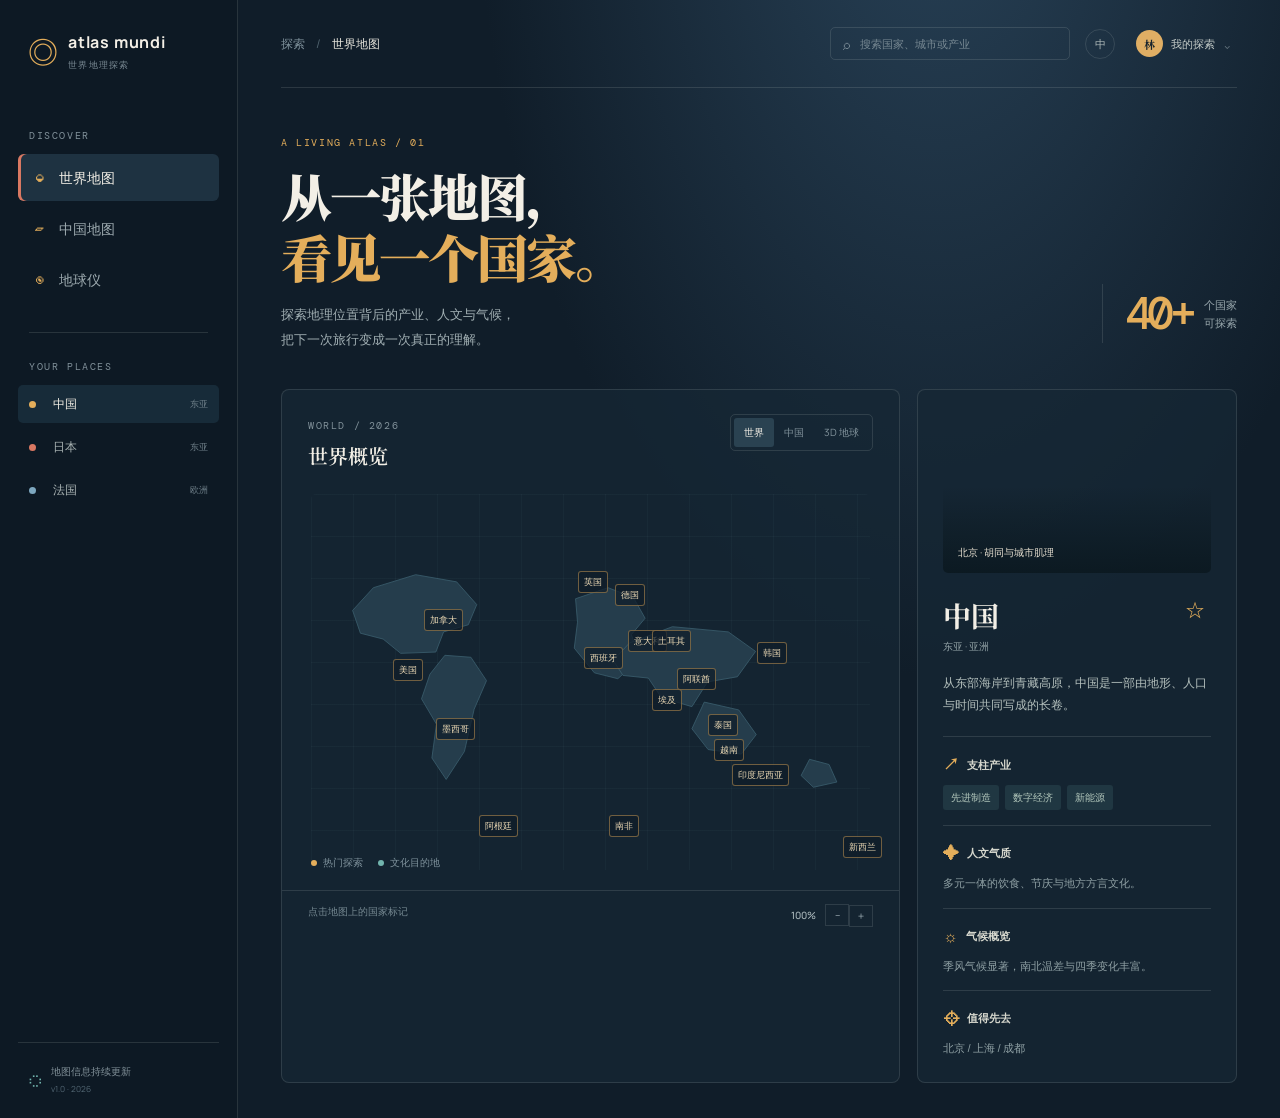
<file: atlas-mundi/index.html>
<!doctype html>
<html lang="zh-CN">
<head>
  <meta charset="UTF-8" />
  <meta name="viewport" content="width=device-width, initial-scale=1.0" />
  <title>Atlas Mundi · 世界地理探索</title>
  <link rel="preconnect" href="https://fonts.googleapis.com"><link rel="preconnect" href="https://fonts.gstatic.com" crossorigin>
  <link href="https://fonts.googleapis.com/css2?family=DM+Mono:wght@400;500&family=Manrope:wght@400;500;600;700;800&family=Noto+Serif+SC:wght@600;700;900&display=swap" rel="stylesheet">
  <link rel="stylesheet" href="styles.css" />
</head>
<body>
  <div class="app-shell">
    <aside class="sidebar">
      <div class="brand"><span class="brand-glyph">◎</span><div><strong>atlas mundi</strong><small>世界地理探索</small></div></div>
      <div class="side-caption">DISCOVER</div>
      <nav><button class="nav-link active" data-view="world"><span>◒</span>世界地图</button><button class="nav-link" data-view="china"><span>▱</span>中国地图</button><button class="nav-link" data-view="globe"><span>◉</span>地球仪</button></nav>
      <div class="side-rule"></div><div class="side-caption">YOUR PLACES</div>
      <div class="saved-list"><button class="saved-place active-place" data-country="China"><span class="place-dot amber"></span><span>中国</span><small>东亚</small></button><button class="saved-place" data-country="Japan"><span class="place-dot coral"></span><span>日本</span><small>东亚</small></button><button class="saved-place" data-country="France"><span class="place-dot blue"></span><span>法国</span><small>欧洲</small></button></div>
      <div class="sidebar-foot"><span class="tiny-globe">◌</span><p>地图信息持续更新<br><small>v1.0 · 2026</small></p></div>
    </aside>
    <main class="main">
      <header class="topbar"><div class="crumb"><span>探索</span><i>/</i><strong id="viewName">世界地图</strong></div><div class="top-actions"><label class="search"><span>⌕</span><input id="searchInput" placeholder="搜索国家、城市或产业" /></label><button class="round-icon" title="语言">中</button><button class="user-pill"><span>林</span>我的探索 <b>⌄</b></button></div></header>

      <section class="view active" id="worldView">
        <div class="hero-heading"><div><p class="eyebrow">A LIVING ATLAS / 01</p><h1>从一张地图，<br><em>看见一个国家。</em></h1><p class="subhead">探索地理位置背后的产业、人文与气候，<br>把下一次旅行变成一次真正的理解。</p></div><div class="hero-stat"><strong>196</strong><span>个国家<br>可探索</span></div></div>
        <div class="world-layout">
          <section class="map-card"><div class="map-toolbar"><div><span class="map-kicker">WORLD / 2026</span><h2>世界概览</h2></div><div class="map-controls"><button class="map-control active" data-map="world">世界</button><button class="map-control" data-map="china">中国</button><button class="map-control" data-map="globe">3D 地球</button></div></div><div class="map-canvas" id="worldMap"><div class="map-grid"></div><svg viewBox="0 0 900 470" aria-label="世界地图示意图"><path class="continent" d="M84 128l32-35 65-20 63 11 31 35-13 31-38 11-12 31-54 2-27-22-35-9z"/><path class="continent" d="M226 197l40 3 24 36-19 44-15 65-28 43-22-33 7-52-23-39 13-38z"/><path class="continent" d="M427 110l50-17 39 15 18 32-21 25 12 39-33 29-36-9-31-38 5-40z"/><path class="continent" d="M510 178l66-25 86 8 42 30-28 39-46 8-24 38-47-14-20-30-39-4-15-23z"/><path class="continent" d="M625 269l53 12 27 38-23 30-51-7-25-32z"/><path class="continent" d="M787 357l30 8 12 27-36 8-19-18z"/><g class="country-pins"><button class="map-pin pin-china" data-country="China"><circle cx="624" cy="213" r="8"/><text x="638" y="217">中国</text></button><button class="map-pin pin-japan" data-country="Japan"><circle cx="692" cy="237" r="7"/><text x="705" y="241">日本</text></button><button class="map-pin pin-france" data-country="France"><circle cx="471" cy="153" r="7"/><text x="484" y="157">法国</text></button><button class="map-pin pin-india" data-country="India"><circle cx="570" cy="276" r="7"/><text x="582" y="280">印度</text></button><button class="map-pin pin-australia" data-country="Australia"><circle cx="759" cy="356" r="7"/><text x="771" y="360">澳大利亚</text></button><button class="map-pin pin-brazil" data-country="Brazil"><circle cx="300" cy="291" r="7"/><text x="312" y="295">巴西</text></button></g></svg><div class="map-legend"><span><i class="legend-dot warm"></i>热门探索</span><span><i class="legend-dot cool"></i>文化目的地</span></div></div><div class="map-footer"><span>点击地图上的国家标记</span><span><b id="mapZoom">100%</b> <button id="zoomOut">−</button><button id="zoomIn">＋</button></span></div></section>
          <aside class="detail-card" id="detailCard"></aside>
        </div>
      </section>

      <section class="view" id="chinaView"><div class="section-heading"><p class="eyebrow">CHINA / 34 PROVINCES</p><h1>中国，<em>从地理读懂生活。</em></h1><p>点击省份，查看当地的支柱产业、人文气质与四季气候。</p></div><div class="china-layout"><section class="china-map-card map-card"><div class="map-toolbar"><div><span class="map-kicker">PROVINCES</span><h2>中国省域</h2></div><span class="map-note">已标记 8 个目的地</span></div><div class="china-map" id="chinaMap"><div class="china-shape"></div><button class="province p-bj" data-country="Beijing">北京</button><button class="province p-sh" data-country="Shanghai">上海</button><button class="province p-gd" data-country="Guangdong">广东</button><button class="province p-sc" data-country="Sichuan">四川</button><button class="province p-xj" data-country="Xinjiang">新疆</button><button class="province p-yun" data-country="Yunnan">云南</button><button class="province p-zj" data-country="Zhejiang">浙江</button><div class="china-compass">N</div></div><div class="map-footer"><span>选择一个省份查看档案</span><span class="map-note">数据按省级行政区展示</span></div></section><aside class="detail-card" id="chinaDetail"></aside></div></section>

      <section class="view" id="globeView"><div class="section-heading"><p class="eyebrow">ORBIT / INTERACTIVE GLOBE</p><h1>把世界，转到眼前。</h1><p>拖动经纬线，点击地球上的目的地。</p></div><div class="globe-layout"><section class="globe-stage"><div class="globe"><div class="globe-land land-asia"></div><div class="globe-land land-europe"></div><div class="globe-land land-america"></div><div class="globe-pin gp-china" data-country="China">●</div><div class="globe-pin gp-france" data-country="France">●</div><div class="globe-pin gp-japan" data-country="Japan">●</div></div><div class="globe-shadow"></div><div class="orbit-line orbit-one"></div><div class="orbit-line orbit-two"></div><span class="globe-label">N 35° 41′ · E 139° 41′</span></section><aside class="detail-card" id="globeDetail"></aside></div></section>
    </main>
  </div>
  <div class="toast" id="toast"></div><script src="app.js"></script>
</body></html>
</file>
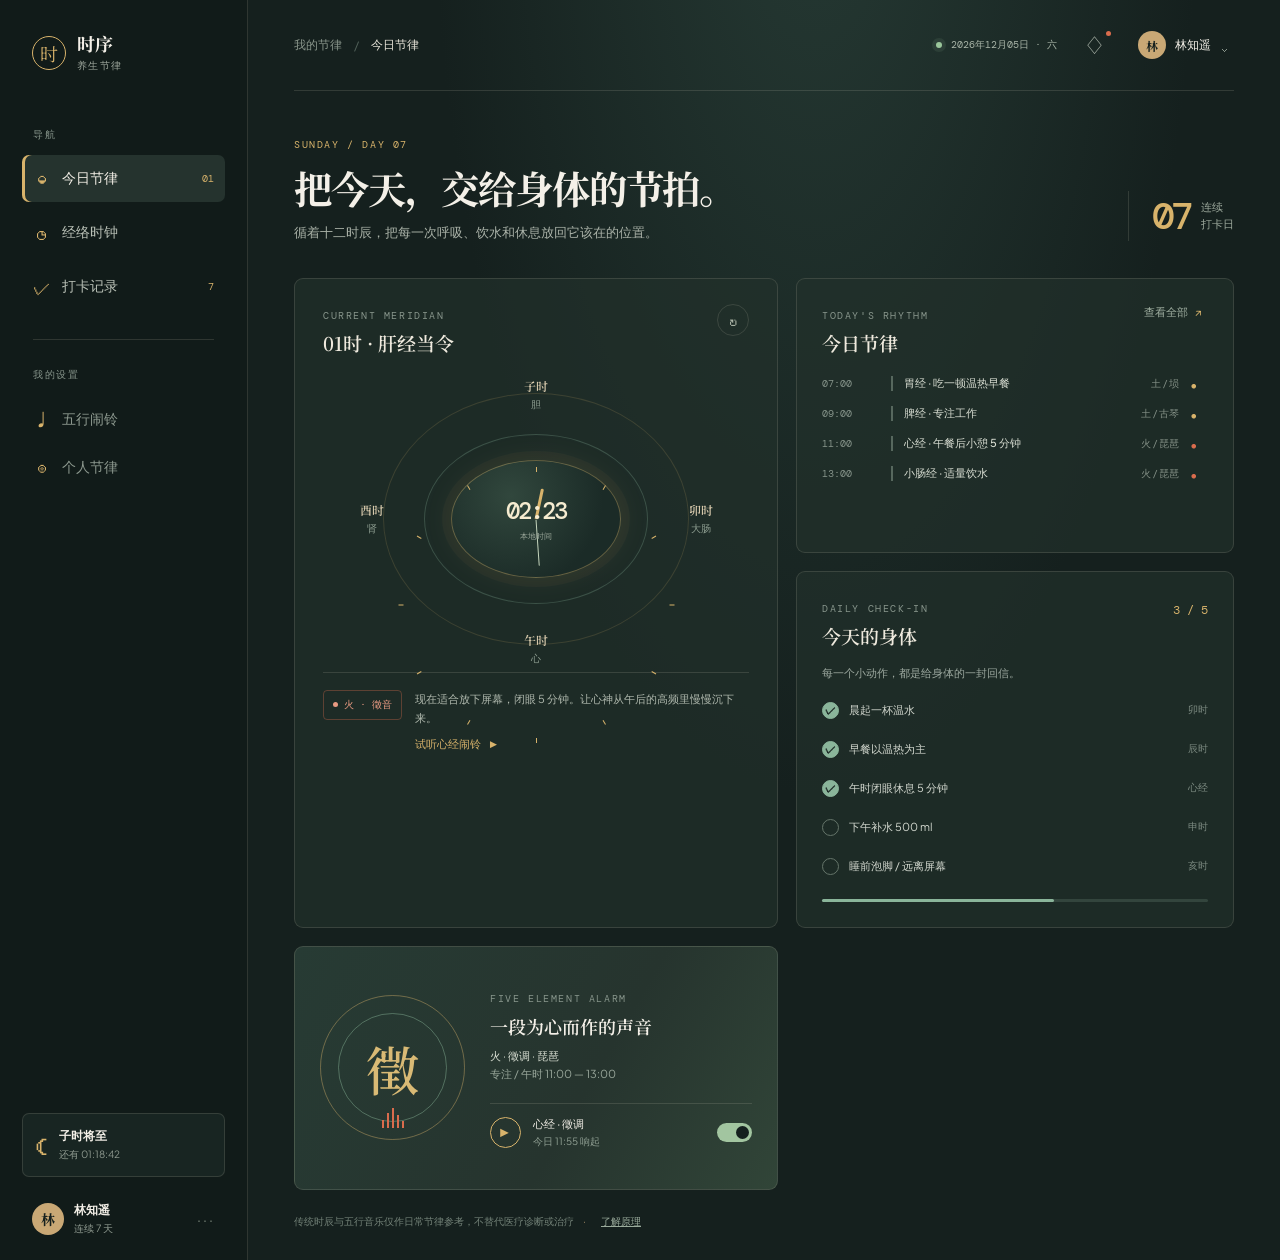
<file: shi-xu-yang-sheng/index.html>
<!doctype html>
<html lang="zh-CN">
<head>
  <meta charset="UTF-8" />
  <meta name="viewport" content="width=device-width, initial-scale=1.0" />
  <meta name="theme-color" content="#15201e" />
  <title>时序养生 · Meridian Rhythm</title>
  <link rel="preconnect" href="https://fonts.googleapis.com">
  <link rel="preconnect" href="https://fonts.gstatic.com" crossorigin>
  <link href="https://fonts.googleapis.com/css2?family=DM+Mono:wght@400;500&family=Noto+Serif+SC:wght@500;600;700;900&family=Plus+Jakarta+Sans:wght@400;500;600;700&display=swap" rel="stylesheet">
  <link rel="stylesheet" href="styles.css" />
</head>
<body>
  <div class="app-shell">
    <aside class="sidebar">
      <div class="brand-mark"><span>时</span><div><strong>时序</strong><small>养生节律</small></div></div>
      <div class="sidebar-label">导航</div>
      <nav class="main-nav" aria-label="主导航">
        <button class="nav-item active" data-view="today"><span class="nav-icon">◒</span><span>今日节律</span><b>01</b></button>
        <button class="nav-item" data-view="clock"><span class="nav-icon">◷</span><span>经络时钟</span></button>
        <button class="nav-item" data-view="checkins"><span class="nav-icon">✓</span><span>打卡记录</span><b>7</b></button>
      </nav>
      <div class="sidebar-rule"></div>
      <div class="sidebar-label">我的设置</div>
      <button class="nav-item muted" data-view="alarms"><span class="nav-icon">♩</span><span>五行闹铃</span></button>
      <button class="nav-item muted" data-view="profile"><span class="nav-icon">⌾</span><span>个人节律</span></button>
      <div class="sidebar-bottom">
        <div class="moon-note"><span class="moon">☾</span><div><strong>子时将至</strong><small>还有 01:18:42</small></div></div>
        <div class="mini-user"><span class="avatar">林</span><div><strong>林知遥</strong><small>连续 7 天</small></div><span class="dots">···</span></div>
      </div>
    </aside>

    <main class="main-content">
      <header class="topbar">
        <div class="breadcrumb"><span>我的节律</span><i>/</i><strong id="pageTitle">今日节律</strong></div>
        <div class="top-actions"><span class="date-chip"><span class="live-dot"></span><span id="todayDate">2026年10月04日 · 周日</span></span><button class="icon-btn" title="通知">♢<em></em></button><button class="profile-btn"><span class="avatar small">林</span><span>林知遥</span><span class="chevron">⌄</span></button></div>
      </header>

      <section id="view-today" class="view active-view">
        <div class="welcome-row"><div><p class="eyebrow">SUNDAY / DAY 07</p><h1>把今天，交给身体的节拍。</h1><p class="lede">循着十二时辰，把每一次呼吸、饮水和休息放回它该在的位置。</p></div><div class="streak-badge"><span class="streak-number">07</span><span>连续<br>打卡日</span></div></div>
        <div class="dashboard-grid">
          <section class="clock-card panel">
            <div class="panel-head"><div><span class="section-kicker">CURRENT MERIDIAN</span><h2 id="currentTitle">午时 · 心经当令</h2></div><button class="round-action" id="rotateClock" title="转动时辰盘">↻</button></div>
            <div class="clock-stage"><div class="clock-orbit orbit-outer"></div><div class="clock-orbit orbit-inner"></div><div class="clock-face" id="clockFace"><div class="clock-center"><span id="clockTime">11:42</span><small>本地时间</small></div><div class="clock-hand hour"></div><div class="clock-hand minute"></div><div class="clock-tick tick-1"></div><div class="clock-tick tick-2"></div><div class="clock-tick tick-3"></div><div class="clock-tick tick-4"></div><div class="clock-tick tick-5"></div><div class="clock-tick tick-6"></div><div class="clock-tick tick-7"></div><div class="clock-tick tick-8"></div><div class="clock-tick tick-9"></div><div class="clock-tick tick-10"></div><div class="clock-tick tick-11"></div><div class="clock-tick tick-12"></div></div><div class="orbit-label label-top">子时<br><small>胆</small></div><div class="orbit-label label-right">卯时<br><small>大肠</small></div><div class="orbit-label label-bottom">午时<br><small>心</small></div><div class="orbit-label label-left">酉时<br><small>肾</small></div></div>
            <div class="current-insight"><div class="element-chip fire"><span class="element-dot"></span>火 · 徵音</div><p>现在适合放下屏幕，闭眼 5 分钟。让心神从午后的高频里慢慢沉下来。</p><button class="text-btn" id="playCurrent">试听心经闹铃 <span>▶</span></button></div>
          </section>
          <section class="schedule-card panel"><div class="panel-head"><div><span class="section-kicker">TODAY'S RHYTHM</span><h2>今日节律</h2></div><button class="more-btn" id="viewAll">查看全部 <span>↗</span></button></div><div class="timeline" id="timeline"></div></section>
          <section class="checkin-card panel"><div class="panel-head"><div><span class="section-kicker">DAILY CHECK-IN</span><h2>今天的身体</h2></div><span class="completion" id="completion">3 / 5</span></div><p class="checkin-intro">每一个小动作，都是给身体的一封回信。</p><div class="checkin-list" id="checkinList"></div><div class="progress-track"><span id="progressBar"></span></div></section>
          <section class="sound-card panel"><div class="sound-art"><div class="sound-ring ring-a"></div><div class="sound-ring ring-b"></div><div class="sound-note">徵</div><div class="sound-waves"><i></i><i></i><i></i><i></i><i></i></div></div><div class="sound-copy"><span class="section-kicker">FIVE ELEMENT ALARM</span><h2>一段为心而作的声音</h2><p>火 · 徵调 · 琵琶<br><span>专注 / 午时 11:00 — 13:00</span></p><div class="sound-controls"><button class="play-btn" id="playHeart" aria-label="播放心经闹铃">▶</button><div class="sound-meta"><strong id="soundStatus">心经 · 徵调</strong><small>今日 11:55 响起</small></div><label class="switch"><input type="checkbox" checked id="alarmToggle"><span></span></label></div></div></section>
        </div>
        <footer class="disclaimer">传统时辰与五行音乐仅作日常节律参考，不替代医疗诊断或治疗 <span>·</span> <button id="openInfo">了解原理</button></footer>
      </section>

      <section id="view-clock" class="view"><div class="page-heading"><span class="section-kicker">TWELVE MERIDIANS</span><h1>经络时钟</h1><p>把一天切成十二个呼吸的段落，找到身体此刻的指针。</p></div><div class="full-clock-panel panel"><div class="large-clock" id="largeClock"><div class="large-clock-core"><span>12</span><small>时辰轮转</small></div><div class="large-clock-hand"></div></div><div class="meridian-list" id="meridianList"></div></div></section>
      <section id="view-checkins" class="view"><div class="page-heading"><span class="section-kicker">YOUR PRACTICE</span><h1>打卡记录</h1><p>连续而轻盈地照顾自己，今天也算数。</p></div><div class="stats-row"><div class="stat panel"><span>本周完成</span><strong>24 <small>/ 35</small></strong><i>↗ 12%</i></div><div class="stat panel"><span>最长连续</span><strong>14 <small>天</small></strong><i>个人最佳</i></div><div class="stat panel"><span>本月音频</span><strong>86 <small>分钟</small></strong><i>徵调最多</i></div></div><div class="history-panel panel"><div class="panel-head"><div><span class="section-kicker">OCTOBER 2026</span><h2>十月节律</h2></div><div class="legend"><span class="legend-dot done"></span>已完成 <span class="legend-dot partial"></span>部分完成</div></div><div class="calendar-grid" id="calendarGrid"></div></div></section>
      <section id="view-alarms" class="view"><div class="page-heading"><span class="section-kicker">SOUND LIBRARY</span><h1>五行闹铃</h1><p>每个时辰，都有一件适合叫醒你的乐器。</p></div><div class="alarm-grid" id="alarmGrid"></div></section>
      <section id="view-profile" class="view"><div class="page-heading"><span class="section-kicker">YOUR RHYTHM</span><h1>个人节律</h1><p>告诉我们你想如何被温柔提醒。</p></div><div class="profile-panel panel"><div class="profile-hero"><span class="avatar large">林</span><div><h2>林知遥</h2><p>已陪伴身体 7 天</p></div><button class="outline-btn">编辑资料</button></div><div class="preference-row"><div><strong>夜间静默</strong><span>22:30 后只保留振动提醒</span></div><label class="switch"><input type="checkbox" checked><span></span></label></div><div class="preference-row"><div><strong>五行音乐</strong><span>按当令经络自动推荐声音</span></div><label class="switch"><input type="checkbox" checked><span></span></label></div></div></section>
    </main>
  </div>
  <div class="toast" id="toast">已记录这一刻</div>
  <div class="modal-backdrop" id="infoModal"><div class="info-modal"><button class="modal-close" id="closeInfo">×</button><span class="section-kicker">WHY IT WORKS</span><h2>让提醒有一点文化，也有一点陪伴。</h2><p>页面把传统十二时辰、五行与器乐音色做成可操作的日常提示。每个音色都是用浏览器合成的短乐句，方便试听和切换，不需要上传个人健康数据。</p><div class="info-rule"></div><small>请把它当作生活节律工具，而不是医疗建议。</small></div></div>
  <script src="app.js"></script>
</body>
</html>
</file>
<file: atlas-mundi/styles.css>
:root{--navy:#101d29;--navy2:#172839;--ink:#18242d;--paper:#f3efe6;--muted:#8d9ca3;--line:rgba(225,231,221,.13);--amber:#e4ae5b;--coral:#d97862;--teal:#72b5ae;--blue:#7da7bf;--sans:'Manrope','Noto Sans SC',sans-serif;--serif:'Noto Serif SC',serif;--mono:'DM Mono',monospace}*{box-sizing:border-box}body{margin:0;background:var(--navy);color:var(--paper);font-family:var(--sans);font-size:14px}button,input{font:inherit;color:inherit}button{border:0;background:none;cursor:pointer}button:focus-visible,input:focus-visible{outline:2px solid var(--amber);outline-offset:3px}.app-shell{min-height:100vh;display:flex}.sidebar{width:238px;flex:none;border-right:1px solid var(--line);background:#0d1924;padding:31px 18px 20px;display:flex;flex-direction:column}.brand{display:flex;align-items:center;gap:10px;margin:0 10px 57px}.brand-glyph{color:var(--amber);font-size:30px;line-height:1}.brand strong{font-size:16px;letter-spacing:.05em;display:block}.brand small{font-size:9px;color:#798993;letter-spacing:.14em}.side-caption,.eyebrow,.map-kicker{font:10px var(--mono);letter-spacing:.16em;color:#81919a}.side-caption{margin:0 11px 12px}nav{display:grid;gap:4px}.nav-link{padding:12px 12px;border-radius:6px;text-align:left;color:#9eabb0;display:flex;align-items:center;gap:11px;transition:.2s}.nav-link span{color:var(--amber);width:18px;text-align:center;font-size:17px}.nav-link.active,.nav-link:hover{background:#1e3241;color:var(--paper)}.nav-link.active{box-shadow:inset 3px 0 var(--coral)}.side-rule{height:1px;background:var(--line);margin:29px 11px 27px}.saved-list{display:grid;gap:5px}.saved-place{display:grid;grid-template-columns:15px 1fr auto;gap:9px;align-items:center;text-align:left;padding:10px 11px;border-radius:5px;color:#a9b3b3;font-size:12px}.saved-place:hover,.saved-place.active-place{background:#172b39;color:#f2eee4}.saved-place small{color:#70808a;font-size:9px}.place-dot{width:7px;height:7px;border-radius:50%;display:block}.amber{background:var(--amber)}.coral{background:var(--coral)}.blue{background:var(--blue)}.sidebar-foot{margin-top:auto;display:flex;gap:10px;align-items:center;color:#819098;border-top:1px solid var(--line);padding:19px 10px 0}.tiny-globe{font-size:26px;color:var(--teal)}.sidebar-foot p{font-size:10px;line-height:1.7;margin:0}.sidebar-foot small{color:#536774}.main{min-width:0;flex:1;background:radial-gradient(ellipse at 67% -18%,#294359 0,#101d29 47%);padding:0 43px 35px}.topbar{height:88px;border-bottom:1px solid var(--line);display:flex;align-items:center;justify-content:space-between}.crumb{display:flex;gap:11px;align-items:center;color:#7f919b;font-size:12px}.crumb i{font-style:normal;color:#50636f}.crumb strong{font-weight:500;color:#e8e6dd}.top-actions{display:flex;align-items:center;gap:15px}.search{height:33px;width:240px;display:flex;align-items:center;gap:8px;padding:0 12px;border:1px solid var(--line);border-radius:5px;color:#7c8e98}.search input{background:none;border:0;outline:0;width:100%;font-size:11px}.search input::placeholder{color:#778892}.round-icon{width:30px;height:30px;border:1px solid var(--line);border-radius:50%;font-size:11px;color:#aeb9b8}.user-pill{display:flex;align-items:center;gap:8px;font-size:11px;color:#c7ceca}.user-pill span{display:grid;place-items:center;width:27px;height:27px;background:#e0ae64;color:var(--ink);border-radius:50%;font-family:var(--serif);font-weight:700}.user-pill b{font-size:15px;color:#71818a;font-weight:400}.view{display:none;padding-top:48px;animation:rise .35s ease}.view.active{display:block}@keyframes rise{from{opacity:0;transform:translateY(8px)}to{opacity:1;transform:none}}.hero-heading{display:flex;align-items:end;justify-content:space-between;margin-bottom:38px}.eyebrow{color:var(--amber);margin:0 0 16px}.hero-heading h1,.section-heading h1{font:900 clamp(34px,4vw,57px) var(--serif);line-height:1.2;letter-spacing:-.04em;margin:0 0 14px}.hero-heading h1 em,.section-heading h1 em{font-style:normal;color:var(--amber)}.subhead,.section-heading p{font-size:13px;line-height:1.9;color:#a1afb3;margin:0}.hero-stat{display:flex;gap:12px;align-items:center;border-left:1px solid var(--line);padding-left:22px;margin-bottom:8px;color:#9aa9ae;font-size:11px;line-height:1.6}.hero-stat strong{font:500 45px var(--mono);color:var(--amber);letter-spacing:-.1em}.world-layout,.china-layout,.globe-layout{display:grid;grid-template-columns:minmax(0,1.45fr) minmax(320px,.55fr);gap:17px}.map-card,.detail-card,.globe-stage{background:rgba(22,40,53,.74);border:1px solid var(--line);border-radius:8px}.map-card{overflow:hidden}.map-toolbar{display:flex;align-items:start;justify-content:space-between;padding:24px 26px 0}.map-toolbar h2{font:600 20px var(--serif);margin:8px 0 0}.map-controls{display:flex;border:1px solid var(--line);border-radius:5px;padding:3px}.map-control{padding:7px 10px;font-size:10px;color:#81929b;border-radius:3px}.map-control.active,.map-control:hover{color:var(--paper);background:#2a4251}.map-canvas{height:420px;position:relative;padding:10px 16px}.map-grid{position:absolute;inset:24px 29px 20px;background:linear-gradient(rgba(123,161,171,.05) 1px,transparent 1px),linear-gradient(90deg,rgba(123,161,171,.05) 1px,transparent 1px);background-size:42px 42px;border-radius:5px}.map-canvas svg{width:100%;height:100%;position:relative;z-index:1}.continent{fill:#253d4c;stroke:#3d6171;stroke-width:1.2}.map-pin{position:absolute;z-index:3;color:var(--amber);font:10px var(--sans);padding:0;text-align:left;white-space:nowrap}.map-pin circle{fill:var(--amber);stroke:#f7d59d;stroke-width:2}.map-pin text{fill:#d7e0db}.pin-china{left:69%;top:45%}.pin-japan{left:78%;top:51%}.pin-france{left:51%;top:29%}.pin-india{left:63%;top:59%}.pin-australia{left:84%;top:78%}.pin-brazil{left:34%;top:63%}.map-pin:hover circle{fill:var(--coral);stroke:#fff}.map-legend{position:absolute;left:29px;bottom:20px;display:flex;gap:15px;color:#7f929c;font-size:10px}.legend-dot{display:inline-block;width:6px;height:6px;border-radius:50%;margin-right:6px}.legend-dot.warm{background:var(--amber)}.legend-dot.cool{background:var(--teal)}.map-footer{border-top:1px solid var(--line);padding:13px 26px;display:flex;justify-content:space-between;color:#758891;font-size:10px}.map-footer b{color:#aebbbe;font-weight:500;margin-right:7px}.map-footer button{border:1px solid var(--line);width:24px;height:22px;color:#a5b5bb}.detail-card{padding:25px;min-height:560px}.detail-image{height:158px;border-radius:5px;background-position:center;background-size:cover;position:relative;overflow:hidden;margin-bottom:22px}.detail-image:after{content:'';position:absolute;inset:0;background:linear-gradient(180deg,transparent 45%,rgba(10,23,30,.82))}..detail-image .image-label{position:absolute;z-index:1;bottom:13px;left:15px;font-size:10px;color:#e7e0d1}.detail-top{display:flex;justify-content:space-between;align-items:start}.detail-top h2{font:700 28px var(--serif);margin:0 0 4px}.detail-top p{font-size:10px;color:#90a0a4;margin:0}.bookmark{font-size:20px;color:var(--amber)}.detail-intro{font-size:12px;line-height:1.8;color:#b4c0bd;margin:18px 0 21px}.info-block{border-top:1px solid var(--line);padding:16px 0 15px}.info-block:last-child{padding-bottom:0}.info-title{display:flex;align-items:center;gap:8px;color:#d7d8ce;font-size:11px;font-weight:600;margin-bottom:9px}.info-title span{color:var(--amber);font-size:16px}.info-block p{font-size:11px;line-height:1.75;color:#8fa0a4;margin:0}.tag-list{display:flex;flex-wrap:wrap;gap:6px}.tag{font-size:10px;color:#b3c8bc;background:rgba(114,181,174,.13);padding:5px 8px;border-radius:3px}.section-heading{margin-bottom:34px}.section-heading p:last-child{max-width:420px}.china-map-card{min-height:550px}.map-note{font-size:10px;color:#788c94}.china-map{position:relative;height:430px;margin:8px 25px 0;background:radial-gradient(ellipse at 40% 47%,rgba(103,158,158,.16),transparent 65%);overflow:hidden}.china-shape{position:absolute;left:14%;top:9%;width:68%;height:78%;background:#2a4a56;clip-path:polygon(6% 32%,19% 18%,35% 19%,50% 7%,65% 15%,79% 21%,91% 39%,84% 49%,92% 62%,78% 67%,73% 83%,57% 73%,42% 91%,33% 73%,18% 76%,21% 57%,7% 50%);border:1px solid #54818a}.province{position:absolute;color:#f3dbc0;background:#ca795d;border-radius:3px;padding:6px 9px;font-size:10px;box-shadow:0 4px 10px rgba(0,0,0,.22);transition:.2s}.province:hover{background:var(--amber);color:var(--ink);transform:translateY(-2px)}.p-bj{left:63%;top:31%}.p-sh{left:77%;top:55%}.p-gd{left:66%;top:72%}.p-sc{left:47%;top:60%}.p-xj{left:24%;top:35%}.p-yun{left:39%;top:74%}.p-zj{left:73%;top:62%}.china-compass{position:absolute;right:8px;bottom:17px;color:#8ca0a1;font:14px var(--mono);border:1px solid var(--line);width:28px;height:28px;display:grid;place-items:center;border-radius:50%}.globe-layout{grid-template-columns:minmax(500px,1fr) minmax(320px,.65fr)}.globe-stage{min-height:610px;position:relative;display:grid;place-items:center;overflow:hidden;background:radial-gradient(circle at 50% 45%,#254d60,#142b3a 56%,#101d29)}.globe{width:min(420px,65%);aspect-ratio:1;border-radius:50%;background:linear-gradient(100deg,#1e4e61,#5da6a1 52%,#183a4f);box-shadow:inset -35px -20px 60px rgba(0,0,0,.5),0 0 0 1px rgba(133,193,188,.35),0 0 60px rgba(91,172,170,.22);position:relative;overflow:hidden}.globe:before,.globe:after{content:'';position:absolute;inset:-5% 18%;border:1px solid rgba(191,226,215,.25);border-radius:50%;transform:rotate(20deg)}.globe:after{inset:12% -4%;transform:rotate(-14deg)}.globe-land{position:absolute;background:#d1a95e;opacity:.9;filter:saturate(.8)}.land-asia{width:48%;height:32%;right:11%;top:24%;clip-path:polygon(0 22%,18% 2%,39% 18%,58% 6%,80% 26%,100% 35%,86% 55%,61% 50%,55% 80%,32% 69%,19% 89%,9% 59%)}.land-europe{width:23%;height:18%;left:34%;top:18%;clip-path:polygon(3% 45%,25% 14%,65% 7%,94% 37%,71% 77%,31% 91%)}.land-america{width:24%;height:56%;left:11%;top:24%;clip-path:polygon(12% 0,53% 5%,81% 26%,62% 39%,78% 59%,58% 69%,50% 100%,28% 81%,30% 57%,4% 43%)}.globe-pin{position:absolute;color:var(--coral);font-size:17px;text-shadow:0 0 12px #ffe1a5;z-index:2;cursor:pointer}.globe-pin:hover{color:#fff}.gp-china{right:23%;top:39%}.gp-france{left:43%;top:28%}.gp-japan{right:12%;top:46%}.globe-shadow{position:absolute;bottom:87px;width:310px;height:24px;background:rgba(0,0,0,.45);filter:blur(13px);border-radius:50%}.orbit-line{position:absolute;border:1px solid rgba(128,198,191,.25);border-radius:50%;width:85%;height:23%;transform:rotate(-19deg)}.orbit-two{width:70%;height:75%;transform:rotate(18deg)}.globe-label{position:absolute;bottom:30px;font:10px var(--mono);color:#9cb3b4;letter-spacing:.08em}.toast{position:fixed;bottom:24px;left:50%;transform:translate(-50%,20px);background:var(--amber);color:var(--ink);padding:10px 17px;font-size:11px;border-radius:4px;opacity:0;transition:.25s;pointer-events:none}.toast.show{opacity:1;transform:translate(-50%,0)}
@media(max-width:1080px){.sidebar{width:205px}.main{padding:0 25px 30px}.world-layout,.china-layout,.globe-layout{grid-template-columns:1fr}.detail-card{min-height:auto}.globe-stage{min-height:530px}.globe{width:340px}}@media(max-width:700px){.app-shell{display:block}.sidebar{width:100%;padding:17px 15px 12px}.brand{margin:0 0 16px}.side-caption,.side-rule,.saved-list,.sidebar-foot{display:none}nav{display:flex;gap:4px}.nav-link{padding:9px 8px;justify-content:center;font-size:11px;flex:1}.nav-link span{font-size:14px;width:auto}.main{padding:0 14px 25px}.topbar{height:65px}.search{width:145px}.round-icon{display:none}.user-pill{font-size:0}.user-pill b{font-size:15px}.view{padding-top:33px}.hero-heading{align-items:flex-start;gap:12px}.hero-heading h1,.section-heading h1{font-size:34px}.hero-stat{padding-left:12px;gap:5px}.hero-stat strong{font-size:31px}.map-toolbar{padding:19px 17px 0;gap:8px}.map-controls{flex-wrap:wrap;justify-content:flex-end}.map-control{padding:6px 7px}.map-canvas{height:310px;padding:5px}.map-footer{padding:11px 17px}.detail-card{padding:18px}.detail-image{height:150px}.china-map{height:335px;margin:5px 10px}.globe-stage{min-height:470px}.globe{width:260px}.globe-shadow{bottom:68px;width:220px}.orbit-line{width:110%}.globe-label{bottom:22px;font-size:9px}}
/* image caption positioning */
.detail-image .image-label{position:absolute;z-index:1;bottom:13px;left:15px;font-size:10px;color:#e7e0d1}
/* additional country markers are layered above the illustrated continents */
.map-pin-overlay{position:absolute;inset:0;z-index:4;pointer-events:none}.map-pin-overlay .map-pin{pointer-events:auto;background:rgba(16,29,41,.72);border:1px solid rgba(228,174,91,.45);border-radius:3px;padding:3px 5px;color:#e9d7b3;font-size:9px}.map-pin-overlay .map-pin:hover{background:var(--coral);border-color:#fff;color:#fff}
</file>
<file: shi-xu-yang-sheng/styles.css>
:root{--ink:#15201e;--ink-2:#1e2e2b;--ink-3:#31413c;--paper:#f4f0e8;--paper-2:#e9e3d6;--muted:#9ca59b;--line:rgba(226,218,198,.14);--gold:#d8b36b;--verm:#d96c4d;--jade:#8ab59a;--blue:#83a9ad;--font-display:'Noto Serif SC',serif;--font-body:'Plus Jakarta Sans','Noto Sans SC',sans-serif;--font-mono:'DM Mono',monospace}
*{box-sizing:border-box}body{margin:0;background:var(--ink);color:var(--paper);font-family:var(--font-body);font-size:14px;letter-spacing:0}button{font:inherit;color:inherit;cursor:pointer;border:0;background:none}button:focus-visible{outline:2px solid var(--gold);outline-offset:3px}.app-shell{min-height:100vh;display:flex}.sidebar{width:248px;background:#111b19;border-right:1px solid var(--line);padding:34px 22px 24px;display:flex;flex-direction:column;flex:none}.brand-mark{display:flex;align-items:center;gap:11px;margin:0 10px 55px}.brand-mark>span{width:34px;height:34px;border:1px solid var(--gold);border-radius:50%;display:grid;place-items:center;color:var(--gold);font-family:var(--font-display);font-size:18px}.brand-mark strong{font-family:var(--font-display);font-weight:700;font-size:18px;display:block;line-height:1.1}.brand-mark small{color:var(--muted);font-size:10px;letter-spacing:.14em}.sidebar-label,.section-kicker{font-family:var(--font-mono);font-size:10px;letter-spacing:.16em;color:#87958b;text-transform:uppercase}.sidebar-label{margin:0 11px 13px}.main-nav{display:grid;gap:7px}.nav-item{display:flex;align-items:center;gap:12px;width:100%;padding:12px 11px;border-radius:7px;color:#b9c0b6;text-align:left;transition:.2s}.nav-item:hover,.nav-item.active{background:#25332e;color:#f6f2e9}.nav-item.active{box-shadow:inset 3px 0 var(--gold)}.nav-item b{margin-left:auto;font:10px var(--font-mono);color:var(--gold);font-weight:400}.nav-icon{width:17px;font-size:18px;color:var(--gold);text-align:center}.nav-item.muted{color:#8d998f}.sidebar-rule{height:1px;background:var(--line);margin:29px 11px 28px}.sidebar-bottom{margin-top:auto}.moon-note{display:flex;gap:11px;align-items:center;padding:14px 12px;border:1px solid var(--line);border-radius:7px;background:#182522;margin-bottom:25px}.moon{font-size:26px;color:var(--gold)}.moon-note strong,.mini-user strong{font-size:12px;font-weight:600;display:block}.moon-note small,.mini-user small{display:block;font-size:10px;color:#8f9a90;margin-top:3px}.mini-user{display:flex;align-items:center;gap:10px;padding:0 10px}.avatar{display:grid;place-items:center;width:32px;height:32px;border-radius:50%;background:#c9a875;color:var(--ink);font-family:var(--font-display);font-weight:700}.avatar.small{width:28px;height:28px;font-size:12px}.avatar.large{width:62px;height:62px;font-size:24px}.dots{margin-left:auto;color:#7b887d;letter-spacing:2px}.main-content{min-width:0;flex:1;padding:0 46px 30px;background:radial-gradient(ellipse at 55% -15%,#263a34 0,#15201e 48%)}.topbar{height:91px;display:flex;justify-content:space-between;align-items:center;border-bottom:1px solid var(--line)}.breadcrumb{display:flex;align-items:center;gap:12px;color:#89958b;font-size:12px}.breadcrumb i{font-style:normal;color:#52625a}.breadcrumb strong{color:#e8e4d9;font-weight:500}.top-actions{display:flex;align-items:center;gap:22px}.date-chip{font:10px var(--font-mono);color:#a9b5a8;display:flex;gap:9px;align-items:center}.live-dot{width:6px;height:6px;border-radius:50%;background:#9ac69b;box-shadow:0 0 0 4px rgba(154,198,155,.1)}.icon-btn{font-size:19px;color:#aeb7ac;position:relative}.icon-btn em{position:absolute;width:5px;height:5px;border-radius:50%;right:-1px;top:0;background:var(--verm)}.profile-btn{display:flex;align-items:center;gap:9px;font-size:12px}.chevron{color:#89958b;font-size:16px}.view{display:none;padding-top:47px;animation:fadeIn .35s ease}.view.active-view{display:block}@keyframes fadeIn{from{opacity:0;transform:translateY(6px)}to{opacity:1;transform:none}}.welcome-row{display:flex;align-items:flex-end;justify-content:space-between;margin-bottom:34px}.eyebrow{font:10px var(--font-mono);letter-spacing:.16em;color:var(--gold);margin:0 0 15px}.welcome-row h1,.page-heading h1{font:700 clamp(29px,3vw,45px) var(--font-display);letter-spacing:-.03em;margin:0 0 10px;line-height:1.16}.lede,.page-heading p{color:#aab2a8;margin:0;font-size:13px;line-height:1.8}.streak-badge{display:flex;align-items:center;gap:10px;border-left:1px solid var(--line);padding-left:23px;margin-bottom:3px;color:#9ca89c;font-size:11px;line-height:1.5}.streak-number{font:500 38px var(--font-mono);color:var(--gold);letter-spacing:-.09em}.dashboard-grid{display:grid;grid-template-columns:minmax(390px,1.05fr) minmax(390px,.95fr);gap:18px}.panel{background:rgba(35,49,44,.68);border:1px solid var(--line);border-radius:9px}.clock-card{min-height:532px;grid-row:span 2;padding:25px 28px 24px;overflow:hidden}.panel-head{display:flex;justify-content:space-between;align-items:flex-start}.panel-head h2{font:600 19px var(--font-display);margin:7px 0 0;color:#eee9dd}.round-action{border:1px solid var(--line);width:32px;height:32px;border-radius:50%;color:#aeb7a9;font-size:17px;transition:.2s}.round-action:hover{border-color:var(--gold);color:var(--gold);transform:rotate(45deg)}.clock-stage{position:relative;height:296px;max-width:370px;margin:15px auto 5px}.clock-orbit{border-radius:50%;position:absolute;inset:22px 32px;border:1px solid rgba(216,179,107,.16)}.orbit-inner{inset:63px 73px;border:1px solid rgba(138,181,154,.28)}.clock-face{position:absolute;inset:89px 100px;border:1px solid rgba(216,179,107,.38);border-radius:50%;background:radial-gradient(circle at 35% 30%,#31473d,#1b2b27 68%);box-shadow:0 0 0 9px rgba(216,179,107,.04),0 0 30px rgba(216,179,107,.09);transition:transform .7s cubic-bezier(.2,.8,.2,1)}.clock-center{position:absolute;inset:0;display:grid;place-content:center;text-align:center;z-index:2}.clock-center span{font:500 24px var(--font-mono);letter-spacing:-.08em;color:#f5ebd0}.clock-center small{font-size:8px;color:#9da99c;margin-top:5px}.clock-hand{position:absolute;left:50%;bottom:50%;transform-origin:bottom center;background:var(--gold);z-index:1;border-radius:4px 4px 0 0}.clock-hand.hour{height:27%;width:3px;transform:translateX(-50%) rotate(12deg)}.clock-hand.minute{height:40%;width:1px;transform:translateX(-50%) rotate(176deg);background:#c5d5bd}.clock-tick{position:absolute;left:50%;top:6px;width:1px;height:5px;background:var(--gold);transform-origin:50% 138px}.tick-1{transform:rotate(30deg)}.tick-2{transform:rotate(60deg)}.tick-3{transform:rotate(90deg)}.tick-4{transform:rotate(120deg)}.tick-5{transform:rotate(150deg)}.tick-6{transform:rotate(180deg)}.tick-7{transform:rotate(210deg)}.tick-8{transform:rotate(240deg)}.tick-9{transform:rotate(270deg)}.tick-10{transform:rotate(300deg)}.tick-11{transform:rotate(330deg)}.orbit-label{position:absolute;text-align:center;color:#d7c9ac;font:600 12px var(--font-display);line-height:1.45}.orbit-label small{font:10px var(--font-body);color:#8e9e91}.label-top{top:6px;left:50%;transform:translateX(-50%)}.label-right{right:8px;top:50%;transform:translateY(-50%)}.label-bottom{bottom:1px;left:50%;transform:translateX(-50%)}.label-left{left:9px;top:50%;transform:translateY(-50%)}.current-insight{border-top:1px solid var(--line);padding-top:17px;display:grid;grid-template-columns:auto 1fr;column-gap:13px;align-items:start}.element-chip{font:10px var(--font-mono);padding:7px 9px;border:1px solid rgba(217,108,77,.34);border-radius:4px;color:#e89a82;white-space:nowrap}.element-dot{display:inline-block;width:5px;height:5px;border-radius:50%;background:currentColor;margin-right:6px;vertical-align:1px}.current-insight p{margin:0;color:#afb8ad;font-size:11px;line-height:1.7}.text-btn{grid-column:2;text-align:left;color:var(--gold);font-size:11px;padding:10px 0 0;width:max-content}.text-btn span{font-size:9px;margin-left:6px}.schedule-card{min-height:275px;padding:25px 25px 21px}.more-btn{font-size:11px;color:#9faea0}.more-btn span{color:var(--gold);margin-left:5px}.timeline{margin-top:19px;display:grid;gap:12px}.time-row{display:grid;grid-template-columns:58px 1fr 18px;gap:11px;align-items:center}.time-row time{font:10px var(--font-mono);color:#87958b}.time-row .time-info{border-left:2px solid #57685e;padding-left:11px;display:flex;justify-content:space-between;align-items:center}.time-row.active .time-info{border-color:var(--verm)}.time-row strong{font-size:11px;color:#d9ded3;font-weight:500}.time-row small{font-size:10px;color:#859187}.checkin-card{min-height:290px;padding:25px}.completion{font:12px var(--font-mono);color:var(--gold);padding-top:5px}.checkin-intro{font-size:11px;color:#9ca89f;margin:17px 0 14px}.checkin-list{display:grid;gap:8px}.check-row{display:flex;align-items:center;gap:10px;padding:7px 0;cursor:pointer}.check-row input{appearance:none;width:17px;height:17px;border:1px solid #65756a;border-radius:50%;display:grid;place-content:center;margin:0}.check-row input:checked{background:var(--jade);border-color:var(--jade)}.check-row input:checked:after{content:'✓';font-size:11px;color:var(--ink);font-weight:700}.check-row label{font-size:11px;color:#d2d7ce;cursor:pointer}.check-row em{margin-left:auto;font-size:10px;color:#7d8b82;font-style:normal}.progress-track{height:3px;background:#33453d;margin-top:17px;border-radius:5px}.progress-track span{display:block;width:60%;height:100%;background:var(--jade);border-radius:5px;transition:width .3s}.sound-card{min-height:244px;display:flex;align-items:center;padding:25px;gap:25px;background:linear-gradient(120deg,#273b34,#26342e 60%,#314538)}.sound-art{width:145px;height:145px;flex:none;display:grid;place-items:center;position:relative}.sound-ring{position:absolute;border-radius:50%;border:1px solid rgba(216,179,107,.42)}.ring-a{inset:0;animation:pulse 4s ease-in-out infinite}.ring-b{inset:18px;border-color:rgba(138,181,154,.45);animation:pulse 4s 1s ease-in-out infinite}@keyframes pulse{0%,100%{transform:scale(.94);opacity:.65}50%{transform:scale(1.05);opacity:1}}.sound-note{font:600 53px var(--font-display);color:#d9ba75;z-index:1}.sound-waves{position:absolute;bottom:12px;display:flex;align-items:end;gap:3px;height:20px}.sound-waves i{display:block;width:2px;background:var(--verm);animation:wave 1.1s ease-in-out infinite}.sound-waves i:nth-child(1){height:8px}.sound-waves i:nth-child(2){height:15px;animation-delay:.1s}.sound-waves i:nth-child(3){height:20px;animation-delay:.2s}.sound-waves i:nth-child(4){height:13px;animation-delay:.3s}.sound-waves i:nth-child(5){height:7px;animation-delay:.4s}@keyframes wave{50%{transform:scaleY(.45)}}.sound-copy{min-width:0;flex:1}.sound-copy h2{font:600 18px var(--font-display);margin:8px 0 8px}.sound-copy>p{font-size:11px;color:#d9dfd3;line-height:1.6;margin:0 0 20px}.sound-copy>p span{color:#98a69a}.sound-controls{border-top:1px solid var(--line);padding-top:13px;display:flex;align-items:center;gap:12px}.play-btn{width:31px;height:31px;border:1px solid var(--gold);border-radius:50%;color:var(--gold);font-size:11px;padding-left:2px}.sound-meta{display:grid;gap:3px}.sound-meta strong{font-size:11px;font-weight:500}.sound-meta small{font-size:10px;color:#91a094}.switch{margin-left:auto;position:relative;width:35px;height:19px}.switch input{opacity:0;width:0;height:0}.switch span{position:absolute;inset:0;background:#4a5d51;border-radius:20px;transition:.2s}.switch span:before{content:'';position:absolute;width:13px;height:13px;left:3px;top:3px;background:#cbd3c7;border-radius:50%;transition:.2s}.switch input:checked+span{background:#a2c5a0}.switch input:checked+span:before{transform:translateX(16px);background:var(--ink)}.disclaimer{color:#738278;font-size:10px;margin-top:24px}.disclaimer span{color:#a89069;padding:0 7px}.disclaimer button{text-decoration:underline;color:#9aab9c}.page-heading{margin-bottom:34px}.page-heading p{max-width:430px}.full-clock-panel{display:grid;grid-template-columns:1fr 1.1fr;gap:55px;align-items:center;padding:43px 55px;min-height:530px}.large-clock{width:min(390px,100%);aspect-ratio:1;border-radius:50%;margin:auto;position:relative;border:1px solid rgba(216,179,107,.35);background:radial-gradient(circle,#2f473c 0,#1b2b27 67%);box-shadow:0 0 0 20px rgba(216,179,107,.04),0 0 0 42px rgba(138,181,154,.03)}.large-clock:before{content:'';position:absolute;inset:35px;border:1px dashed rgba(216,179,107,.3);border-radius:50%}.large-clock-core{position:absolute;inset:0;display:grid;place-content:center;text-align:center;z-index:2}.large-clock-core span{font:500 68px var(--font-mono);color:#f2e2bd;letter-spacing:-.1em}.large-clock-core small{color:#95a599;font-size:11px;margin-top:7px}.large-clock-hand{position:absolute;left:50%;top:50%;width:2px;height:42%;background:var(--verm);transform-origin:top center;transform:rotate(25deg)}.meridian-list{display:grid;grid-template-columns:1fr 1fr;gap:9px}.meridian-item{padding:13px 15px;border:1px solid var(--line);border-radius:6px;display:flex;justify-content:space-between;align-items:center;background:rgba(20,31,28,.3)}.meridian-item.active{border-color:rgba(217,108,77,.55);background:rgba(217,108,77,.08)}.meridian-item strong{font:500 13px var(--font-display)}.meridian-item small{font-size:10px;color:#87978b}.meridian-item span{font:10px var(--font-mono);color:#d2b275}.stats-row{display:grid;grid-template-columns:repeat(3,1fr);gap:15px;margin-bottom:18px}.stat{padding:20px 22px;display:grid;gap:10px}.stat span{font-size:11px;color:#8d9a8f}.stat strong{font:500 32px var(--font-mono);color:#eae4d5;letter-spacing:-.08em}.stat strong small{font:11px var(--font-body);color:#97a397;letter-spacing:0}.stat i{font-style:normal;color:#a2c4a2;font-size:10px}.history-panel{padding:25px}.legend{font-size:10px;color:#8b998f;display:flex;align-items:center;gap:6px}.legend-dot{width:7px;height:7px;border-radius:50%;display:inline-block;margin-left:8px}.legend-dot.done{background:var(--jade)}.legend-dot.partial{background:var(--gold)}.calendar-grid{display:grid;grid-template-columns:repeat(7,1fr);gap:8px;margin-top:27px}.calendar-day{min-height:80px;border-top:1px solid var(--line);padding:9px 10px;color:#95a296;font:10px var(--font-mono);position:relative}.calendar-day .day-number{display:block;color:#c9d0c4}.calendar-day.done:after,.calendar-day.partial:after{content:'';position:absolute;width:8px;height:8px;border-radius:50%;bottom:10px;left:10px}.calendar-day.done:after{background:var(--jade)}.calendar-day.partial:after{background:var(--gold)}.calendar-day.today{background:rgba(216,179,107,.08);border-radius:5px}.alarm-grid{display:grid;grid-template-columns:repeat(2,1fr);gap:16px}.alarm-item{padding:22px;display:grid;grid-template-columns:58px 1fr auto;gap:17px;align-items:center}.alarm-symbol{width:58px;height:58px;border-radius:50%;display:grid;place-items:center;font:600 24px var(--font-display)}.alarm-item h3{font:600 16px var(--font-display);margin:0 0 5px}.alarm-item p{margin:0;color:#91a094;font-size:10px;line-height:1.7}.alarm-item .play-btn{margin-right:3px}.profile-panel{max-width:650px;padding:28px}.profile-hero{display:flex;align-items:center;gap:16px;padding-bottom:27px;border-bottom:1px solid var(--line)}.profile-hero h2{font:600 20px var(--font-display);margin:0 0 5px}.profile-hero p{margin:0;color:#8e9c91;font-size:11px}.outline-btn{margin-left:auto;padding:9px 14px;border:1px solid var(--line);border-radius:5px;font-size:11px;color:#b6c0b4}.preference-row{display:flex;justify-content:space-between;align-items:center;padding:20px 0;border-bottom:1px solid var(--line)}.preference-row:last-child{border-bottom:0;padding-bottom:0}.preference-row strong{font-size:12px;display:block;margin-bottom:5px}.preference-row span:not(.switch span){font-size:10px;color:#849287}.toast{position:fixed;bottom:28px;left:50%;transform:translate(-50%,20px);opacity:0;pointer-events:none;background:#d8b36b;color:var(--ink);font-size:11px;padding:10px 16px;border-radius:5px;transition:.25s;z-index:20}.toast.show{opacity:1;transform:translate(-50%,0)}.modal-backdrop{position:fixed;inset:0;background:rgba(5,12,11,.7);display:none;place-items:center;z-index:30}.modal-backdrop.open{display:grid}.info-modal{position:relative;max-width:450px;background:#e7e0d2;color:var(--ink);padding:35px;border-radius:9px;box-shadow:0 20px 50px rgba(0,0,0,.3)}.info-modal h2{font:700 25px var(--font-display);line-height:1.35;margin:13px 0}.info-modal p{color:#536359;line-height:1.8;font-size:12px}.info-modal small{color:#7d8a7c;font-size:10px}.modal-close{position:absolute;right:16px;top:13px;color:#6b796c;font-size:25px}.info-rule{height:1px;background:rgba(21,32,30,.14);margin:22px 0}
@media(max-width:1050px){.sidebar{width:205px}.main-content{padding:0 27px 25px}.dashboard-grid{grid-template-columns:1fr}.clock-card{grid-row:auto}.sound-card{min-height:220px}.full-clock-panel{grid-template-columns:1fr;gap:45px}.large-clock{width:320px}.meridian-list{max-width:650px;margin:auto;width:100%}}
@media(max-width:700px){.app-shell{display:block}.sidebar{width:100%;height:auto;padding:17px 18px 14px;display:block;border-right:0;border-bottom:1px solid var(--line)}.brand-mark{margin:0 0 16px}.main-nav{display:flex;gap:5px}.nav-item{padding:9px 8px;justify-content:center;gap:7px;font-size:11px}.nav-item b,.sidebar-label,.sidebar-rule,.sidebar-bottom,.nav-item.muted{display:none}.nav-icon{font-size:15px}.main-content{padding:0 16px 20px;background:var(--ink)}.topbar{height:65px}.breadcrumb{font-size:11px}.date-chip{display:none}.top-actions{gap:13px}.profile-btn>span:not(.avatar):not(.chevron){display:none}.view{padding-top:31px}.welcome-row{align-items:flex-start;gap:15px}.welcome-row h1,.page-heading h1{font-size:29px}.lede{font-size:12px}.streak-badge{padding-left:12px}.streak-number{font-size:28px}.dashboard-grid{gap:13px}.clock-card{padding:20px 18px;min-height:500px}.schedule-card,.checkin-card{padding:20px 18px}.clock-stage{transform:scale(.9);transform-origin:top center;margin-bottom:-15px}.current-insight{grid-template-columns:1fr}.text-btn{grid-column:1}.sound-card{padding:18px;gap:16px}.sound-art{width:105px;height:105px}.sound-note{font-size:40px}.sound-copy h2{font-size:16px}.alarm-grid{grid-template-columns:1fr}.alarm-item{grid-template-columns:52px 1fr auto;gap:12px;padding:17px}.alarm-symbol{width:52px;height:52px}.stats-row{gap:8px}.stat{padding:14px 11px}.stat strong{font-size:24px}.stat i{font-size:9px}.history-panel{padding:17px 12px}.calendar-grid{gap:3px}.calendar-day{min-height:63px;padding:7px 5px}.calendar-day.done:after,.calendar-day.partial:after{left:5px;bottom:7px}.full-clock-panel{padding:30px 18px;gap:35px}.large-clock{width:260px}.large-clock-core span{font-size:50px}.meridian-list{gap:6px}.meridian-item{padding:10px 8px}.meridian-item strong{font-size:11px}.meridian-item small{font-size:9px}.meridian-item span{font-size:9px}}
</file>
